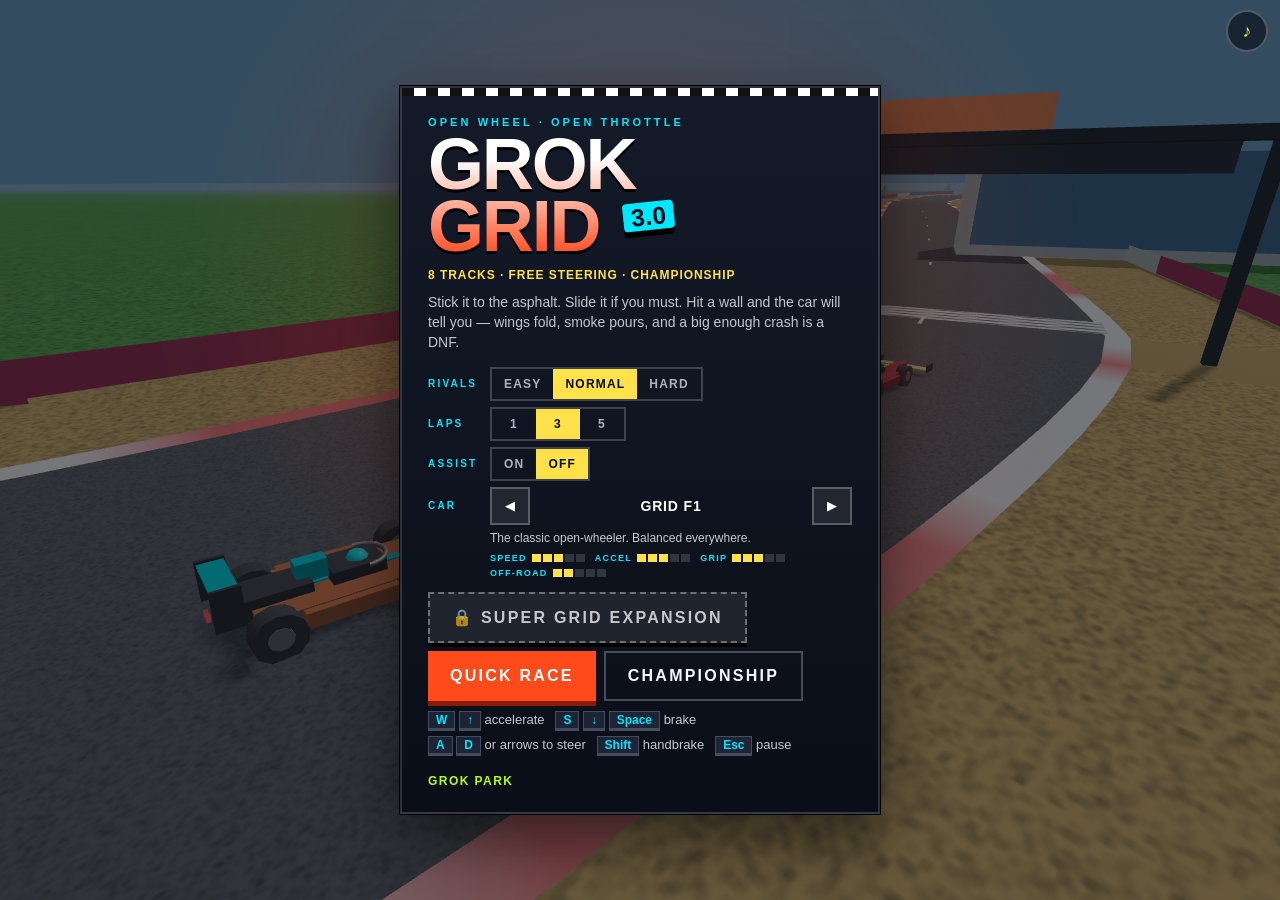
<file: index.html>
<!DOCTYPE html>
<html lang="en">
<head>
  <meta charset="UTF-8" />
  <meta name="viewport" content="width=device-width, initial-scale=1, maximum-scale=1, user-scalable=no, viewport-fit=cover" />
  <meta name="apple-mobile-web-app-capable" content="yes" />
  <meta name="mobile-web-app-capable" content="yes" />
  <meta name="apple-mobile-web-app-status-bar-style" content="black-translucent" />
  <meta name="theme-color" content="#070b14" />
  <title>GROK GRID 3.0</title>
  <link rel="stylesheet" href="style.css?v=40" />
  <link rel="icon" href="data:image/svg+xml,%3Csvg xmlns='http://www.w3.org/2000/svg' viewBox='0 0 64 64'%3E%3Crect width='64' height='64' rx='12' fill='%23070b14'/%3E%3Cpath d='M8 40 L28 16 L36 16 L20 40 Z' fill='%23ff4a1c'/%3E%3Cpath d='M28 40 L48 16 L56 16 L40 40 Z' fill='%2300e8ff'/%3E%3Crect x='8' y='44' width='48' height='8' fill='%23ffe14a'/%3E%3C/svg%3E" />
</head>
<body>
  <canvas id="c"></canvas>
  <canvas id="minimap" width="200" height="160"></canvas>

  <div id="hud" class="hidden">
    <div id="hud-top">
      <div class="hud-block">
        <div class="label">LAP</div>
        <div id="lap">1<span class="dim">/3</span></div>
      </div>
      <div class="hud-block">
        <div class="label">POS</div>
        <div id="pos">P3<span class="dim">/5</span></div>
      </div>
      <div class="hud-block">
        <div class="label">LAP TIME</div>
        <div id="laptime">0:00.000</div>
      </div>
      <div class="hud-block">
        <div class="label">BEST</div>
        <div id="best">—</div>
      </div>
    </div>

    <div id="speedo">
      <div id="speed">0</div>
      <div class="unit">KM/H</div>
      <div id="gear">N</div>
    </div>

    <div id="dmg-wrap">
      <div class="label">DAMAGE</div>
      <div id="dmg-bar"><div id="dmg-fill"></div></div>
      <div id="dmg-txt">CLEAN</div>
    </div>

    <div id="race-time"></div>
    <div id="track-name"></div>
  </div>

  <div id="countdown"></div>
  <div id="lap-flash"></div>
  <div id="impact"></div>

  <button id="mute" type="button" aria-label="Toggle sound" title="Sound">♪</button>

  <div id="touch-ui" class="hidden" aria-hidden="true">
    <div id="steer-zone"></div>
    <div id="steer-pad">
      <div id="steer-stick"></div>
    </div>
    <div id="pedals">
      <button type="button" id="btn-brake">BRAKE</button>
      <button type="button" id="btn-accel">ACCEL</button>
    </div>
  </div>

  <button id="pause" type="button" class="hidden" aria-label="Pause" title="Pause (Esc)">II</button>

  <div id="overlay" class="show">
    <div class="card" id="title-card">
      <div class="stripe" aria-hidden="true"></div>
      <p class="kicker">OPEN WHEEL · OPEN THROTTLE</p>
      <h1>GROK<br>GRID <span class="v2">3.0</span></h1>
      <p class="tag">8 TRACKS · FREE STEERING · CHAMPIONSHIP</p>
      <p class="blurb">Stick it to the asphalt. Slide it if you must. Hit a wall and the car will tell you — wings fold, smoke pours, and a big enough crash is a DNF.</p>
      <div class="opt-row">
        <span class="opt-label">RIVALS</span>
        <div class="seg" id="seg-diff">
          <button type="button" data-v="easy">EASY</button>
          <button type="button" data-v="normal">NORMAL</button>
          <button type="button" data-v="hard">HARD</button>
        </div>
      </div>
      <div class="opt-row">
        <span class="opt-label">LAPS</span>
        <div class="seg" id="seg-laps">
          <button type="button" data-v="1">1</button>
          <button type="button" data-v="3">3</button>
          <button type="button" data-v="5">5</button>
        </div>
      </div>
      <div class="opt-row">
        <span class="opt-label">ASSIST</span>
        <div class="seg" id="seg-assist">
          <button type="button" data-v="true">ON</button>
          <button type="button" data-v="false">OFF</button>
        </div>
      </div>
      <div class="btn-row">
        <button id="play-btn" type="button" class="btn primary">QUICK RACE</button>
        <button id="champ-btn" type="button" class="btn ghost">CHAMPIONSHIP</button>
      </div>
      <ul class="controls">
        <li><kbd>W</kbd> <kbd>↑</kbd> accelerate &nbsp; <kbd>S</kbd> <kbd>↓</kbd> <kbd>Space</kbd> brake</li>
        <li><kbd>A</kbd> <kbd>D</kbd> or arrows to steer &nbsp; <kbd>Shift</kbd> handbrake &nbsp; <kbd>Esc</kbd> pause</li>
        <li class="touch-note"><kbd>Slide a thumb</kbd> anywhere on the left to steer · <kbd>ACCEL</kbd> / <kbd>BRAKE</kbd> right</li>
      </ul>
      <p id="title-best" class="best-line"></p>
    </div>

    <div class="card wide hidden" id="track-card">
      <div class="stripe" aria-hidden="true"></div>
      <p class="kicker">QUICK RACE · <span id="track-opts"></span></p>
      <h3>SELECT TRACK</h3>
      <div id="track-list" class="track-list"></div>
      <p class="track-desc" id="track-desc"></p>
      <div class="btn-row">
        <button id="track-go" type="button" class="btn primary">LIGHTS OUT</button>
        <button id="track-back" type="button" class="btn ghost">BACK</button>
      </div>
    </div>

    <div class="card hidden" id="champ-card">
      <div class="stripe" aria-hidden="true"></div>
      <p class="kicker" id="champ-kicker">GROK GRID CHAMPIONSHIP</p>
      <h3 id="champ-title">ROUND 1 / 6</h3>
      <p class="result" id="champ-msg"></p>
      <table class="standings" id="champ-table"></table>
      <div class="btn-row">
        <button id="champ-go" type="button" class="btn primary">START ROUND</button>
        <button id="champ-quit" type="button" class="btn ghost">QUIT</button>
      </div>
    </div>

    <div class="card hidden" id="pause-card">
      <p class="kicker">PIT WALL</p>
      <h2>PAUSED</h2>
      <div class="btn-row">
        <button id="resume-btn" type="button" class="btn primary">RESUME</button>
        <button id="restart-btn" type="button" class="btn ghost">RESTART</button>
        <button id="pause-menu-btn" type="button" class="btn ghost">RETIRE</button>
      </div>
    </div>

    <div class="card hidden" id="finish-card">
      <p class="kicker" id="finish-kicker">CHEQUERED FLAG</p>
      <h2 id="finish-title">P2</h2>
      <p class="result" id="finish-msg">You brought it home.</p>
      <div class="stats" id="finish-stats"></div>
      <div class="btn-row">
        <button id="retry-btn" type="button" class="btn primary">RETRY</button>
        <button id="finish-menu-btn" type="button" class="btn ghost">MENU</button>
      </div>
    </div>

    <div class="card hidden" id="dnf-card">
      <p class="kicker dnf">TERMINAL DAMAGE</p>
      <h2>DNF</h2>
      <p class="result" id="dnf-msg">The car is done.</p>
      <div class="stats" id="dnf-stats"></div>
      <div class="btn-row">
        <button id="dnf-retry-btn" type="button" class="btn primary">RETRY</button>
        <button id="dnf-menu-btn" type="button" class="btn ghost">MENU</button>
      </div>
    </div>
  </div>

  <script src="three.min.js"></script>
  <script src="tracks.js?v=40"></script>
  <script src="supergrid.js?v=42"></script>
  <script src="sg-scenery.js?v=42"></script>
  <script src="sg-items.js?v=42"></script>
  <script src="sg-hub.js?v=40"></script>
  <script src="sg-ui.js?v=41"></script>
  <script src="game.js?v=40"></script>
  <script src="peerjs.min.js"></script>
  <script src="grok-net.js"></script>
  <script src="grid-online.js?v=40"></script>
</body>
</html>
</file>
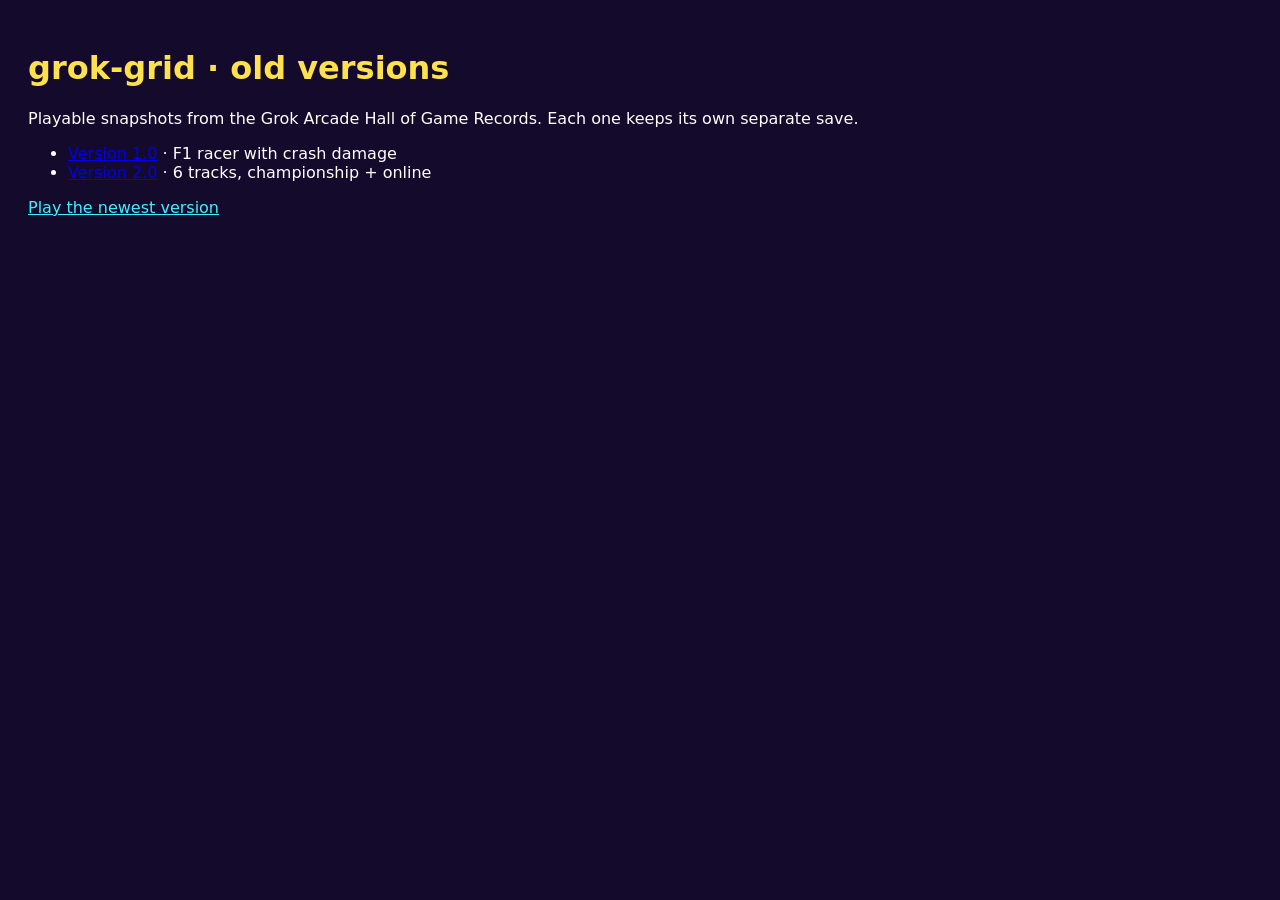
<file: versions/index.html>
<!doctype html><meta charset="utf-8"><meta name="viewport" content="width=device-width,initial-scale=1"><meta name="robots" content="noindex"><title>grok-grid old versions</title><body style="font-family:system-ui;background:#140a2b;color:#fff;padding:20px"><h1 style="color:#ffe14d">grok-grid &middot; old versions</h1><p>Playable snapshots from the Grok Arcade Hall of Game Records. Each one keeps its own separate save.</p><ul><li><a href="v1/">Version 1.0</a> &middot; F1 racer with crash damage</li><li><a href="v2/">Version 2.0</a> &middot; 6 tracks, championship + online</li></ul><p><a style="color:#3ff0ff" href="../">Play the newest version</a></p>
</file>
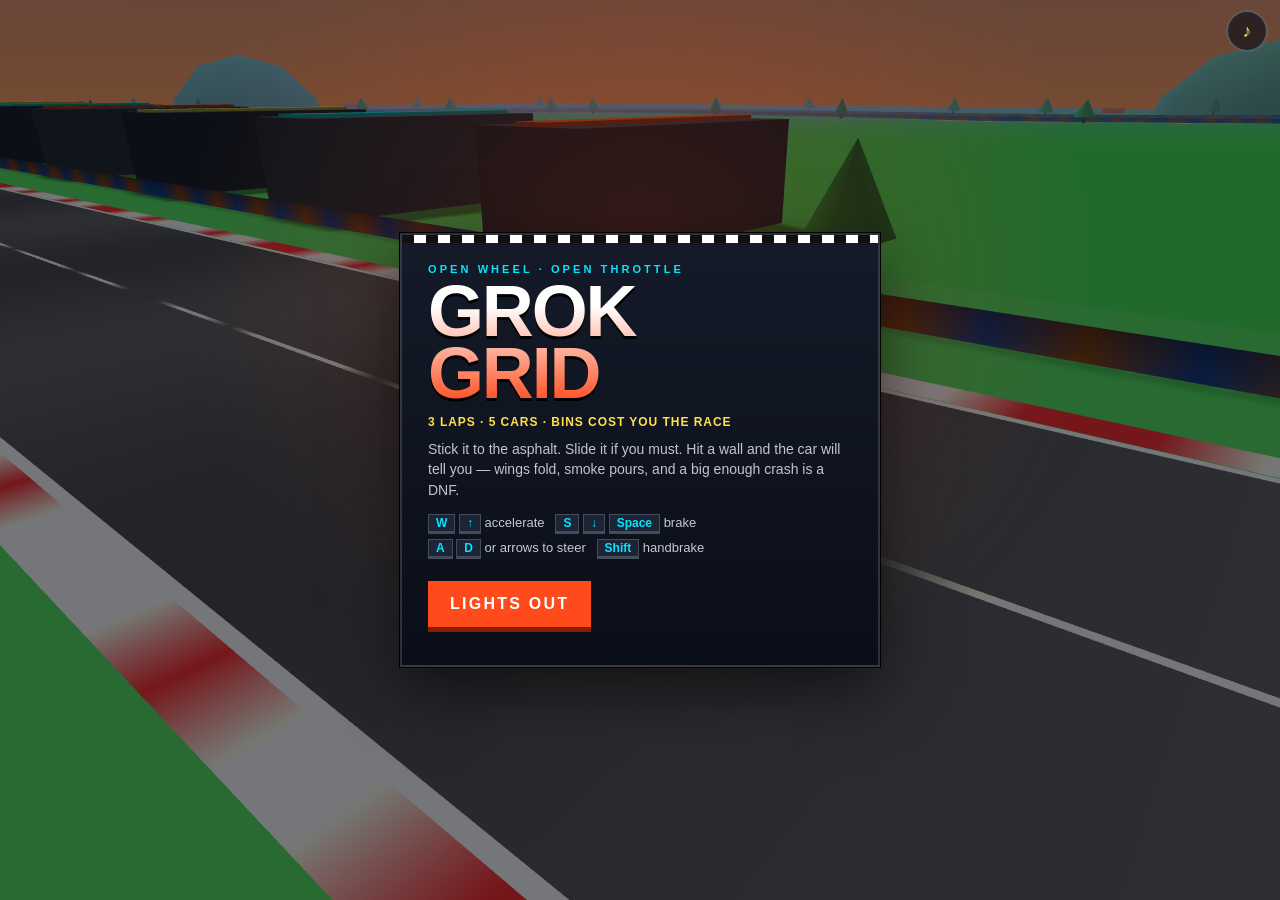
<file: versions/v1/index.html>
<!DOCTYPE html>
<html lang="en">
<head>
<script>/* Grok Arcade Hall of Game Records: archived old version 1.0 of grok-grid. Saves are kept separate from the newest version. */
(function(){var P='grokOldVersion.grok-grid.v1:';try{var S=Storage.prototype,g=S.getItem,s=S.setItem,r=S.removeItem;function L(t){try{return t===window.localStorage;}catch(e){return false;}}
S.getItem=function(k){return g.call(this,L(this)?P+k:k);};S.setItem=function(k,v){return s.call(this,L(this)?P+k:k,v);};S.removeItem=function(k){return r.call(this,L(this)?P+k:k);};}catch(e){}
window.GROK_OLD_VERSION={repo:'grok-grid',label:'v1',ver:'1.0',prefix:P};
function badge(){try{var d=document.createElement('div');d.id='grokOldVerBadge';d.setAttribute('style','position:fixed;left:50%;top:6px;transform:translateX(-50%);z-index:2147483647;background:rgba(20,10,43,.92);color:#ffe14d;font:bold 12px/1.3 system-ui,sans-serif;padding:6px 12px;border-radius:14px;border:2px solid #ff4fd8;box-shadow:0 2px 10px rgba(0,0,0,.4);pointer-events:none;transition:opacity .8s;text-align:center;max-width:90vw');d.textContent='\uD83D\uDCFC OLD VERSION 1.0 \u00b7 from the Hall of Game Records \u00b7 separate save';document.body.appendChild(d);setTimeout(function(){d.style.opacity='0';},6000);setTimeout(function(){if(d.parentNode)d.parentNode.removeChild(d);},7000);}catch(e){}}
if(document.readyState==='loading')document.addEventListener('DOMContentLoaded',badge);else badge();})();</script>
<meta name="robots" content="noindex">

  <meta charset="UTF-8" />
  <meta name="viewport" content="width=device-width, initial-scale=1, maximum-scale=1, user-scalable=no, viewport-fit=cover" />
  <meta name="apple-mobile-web-app-capable" content="yes" />
  <meta name="mobile-web-app-capable" content="yes" />
  <meta name="apple-mobile-web-app-status-bar-style" content="black-translucent" />
  <meta name="theme-color" content="#070b14" />
  <title>GROK GRID</title>
  <link rel="stylesheet" href="style.css" />
  <link rel="icon" href="data:image/svg+xml,%3Csvg xmlns='http://www.w3.org/2000/svg' viewBox='0 0 64 64'%3E%3Crect width='64' height='64' rx='12' fill='%23070b14'/%3E%3Cpath d='M8 40 L28 16 L36 16 L20 40 Z' fill='%23ff4a1c'/%3E%3Cpath d='M28 40 L48 16 L56 16 L40 40 Z' fill='%2300e8ff'/%3E%3Crect x='8' y='44' width='48' height='8' fill='%23ffe14a'/%3E%3C/svg%3E" />
</head>
<body>
  <canvas id="c"></canvas>
  <canvas id="minimap" width="200" height="160"></canvas>

  <div id="hud" class="hidden">
    <div id="hud-top">
      <div class="hud-block">
        <div class="label">LAP</div>
        <div id="lap">1<span class="dim">/3</span></div>
      </div>
      <div class="hud-block">
        <div class="label">POS</div>
        <div id="pos">P3<span class="dim">/5</span></div>
      </div>
      <div class="hud-block">
        <div class="label">LAP TIME</div>
        <div id="laptime">0:00.000</div>
      </div>
      <div class="hud-block">
        <div class="label">BEST</div>
        <div id="best">—</div>
      </div>
    </div>

    <div id="speedo">
      <div id="speed">0</div>
      <div class="unit">KM/H</div>
      <div id="gear">N</div>
    </div>

    <div id="dmg-wrap">
      <div class="label">DAMAGE</div>
      <div id="dmg-bar"><div id="dmg-fill"></div></div>
      <div id="dmg-txt">CLEAN</div>
    </div>

    <div id="race-time"></div>
  </div>

  <div id="countdown"></div>
  <div id="lap-flash"></div>
  <div id="impact"></div>

  <button id="mute" type="button" aria-label="Toggle sound" title="Sound">♪</button>

  <div id="touch-ui" class="hidden" aria-hidden="true">
    <div id="steer-pad">
      <div id="steer-stick"></div>
    </div>
    <div id="pedals">
      <button type="button" id="btn-brake">BRAKE</button>
      <button type="button" id="btn-accel">ACCEL</button>
    </div>
  </div>

  <div id="overlay" class="show">
    <div class="card" id="title-card">
      <div class="stripe" aria-hidden="true"></div>
      <p class="kicker">OPEN WHEEL · OPEN THROTTLE</p>
      <h1>GROK<br>GRID</h1>
      <p class="tag">3 LAPS · 5 CARS · BINS COST YOU THE RACE</p>
      <p class="blurb">Stick it to the asphalt. Slide it if you must. Hit a wall and the car will tell you — wings fold, smoke pours, and a big enough crash is a DNF.</p>
      <ul class="controls">
        <li><kbd>W</kbd> <kbd>↑</kbd> accelerate &nbsp; <kbd>S</kbd> <kbd>↓</kbd> <kbd>Space</kbd> brake</li>
        <li><kbd>A</kbd> <kbd>D</kbd> or arrows to steer &nbsp; <kbd>Shift</kbd> handbrake</li>
        <li class="touch-note"><kbd>Steer pad</kbd> left · <kbd>ACCEL</kbd> / <kbd>BRAKE</kbd> right</li>
      </ul>
      <button id="play-btn" type="button" class="btn primary">LIGHTS OUT</button>
      <p id="title-best" class="best-line"></p>
    </div>

    <div class="card hidden" id="finish-card">
      <p class="kicker" id="finish-kicker">CHEQUERED FLAG</p>
      <h2 id="finish-title">P2</h2>
      <p class="result" id="finish-msg">You brought it home.</p>
      <div class="stats" id="finish-stats"></div>
      <button id="retry-btn" type="button" class="btn primary">RETRY</button>
      <button id="finish-menu-btn" type="button" class="btn ghost">TITLE</button>
    </div>

    <div class="card hidden" id="dnf-card">
      <p class="kicker dnf">TERMINAL DAMAGE</p>
      <h2>DNF</h2>
      <p class="result" id="dnf-msg">The car is done.</p>
      <div class="stats" id="dnf-stats"></div>
      <button id="dnf-retry-btn" type="button" class="btn primary">RETRY</button>
      <button id="dnf-menu-btn" type="button" class="btn ghost">TITLE</button>
    </div>
  </div>

  <script src="three.min.js"></script>
  <script src="game.js"></script>
</body>
</html>
</file>
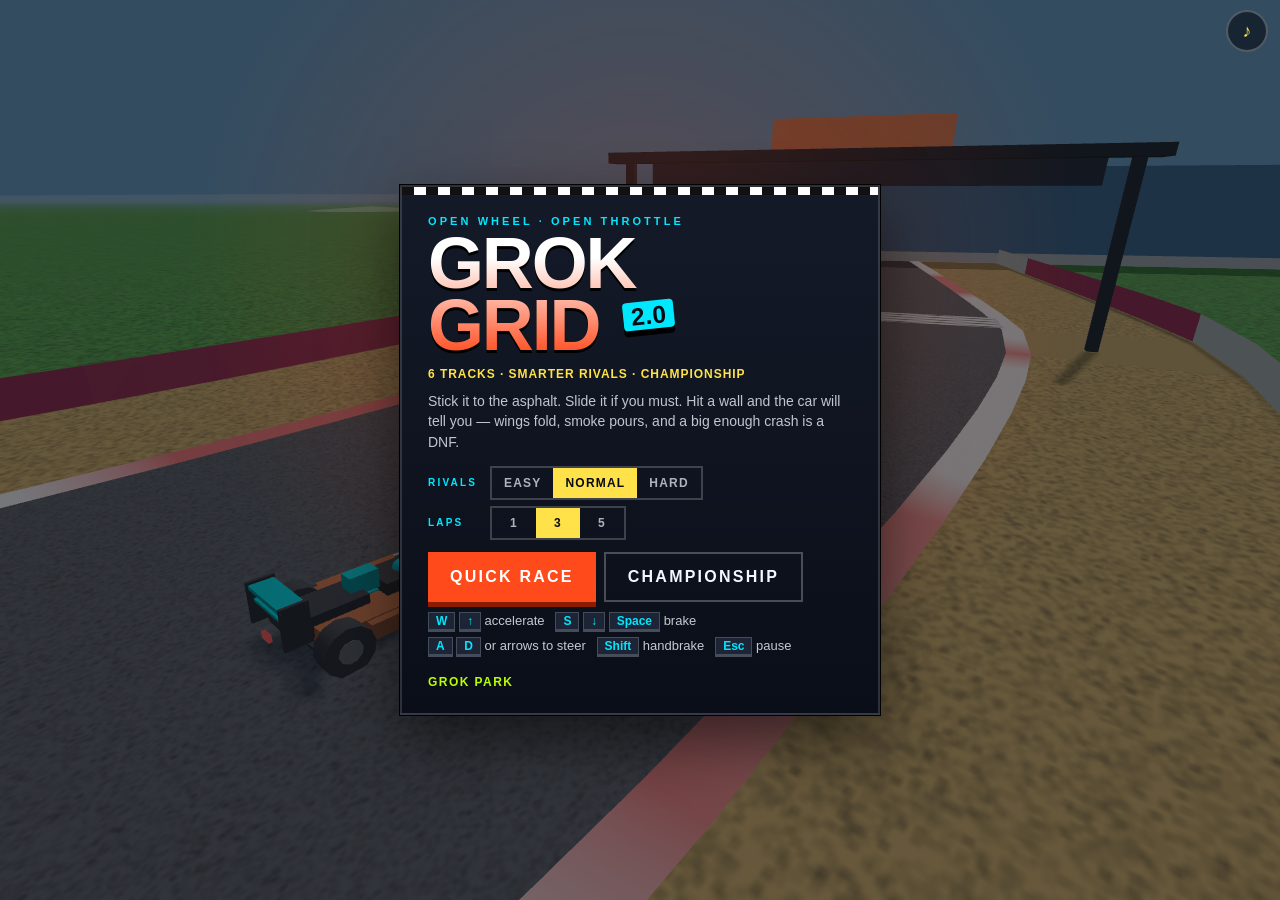
<file: versions/v2/index.html>
<!DOCTYPE html>
<html lang="en">
<head>
<script>/* Grok Arcade Hall of Game Records: archived old version 2.0 of grok-grid. Saves are kept separate from the newest version. */
(function(){var P='grokOldVersion.grok-grid.v2:';try{var S=Storage.prototype,g=S.getItem,s=S.setItem,r=S.removeItem;function L(t){try{return t===window.localStorage;}catch(e){return false;}}
S.getItem=function(k){return g.call(this,L(this)?P+k:k);};S.setItem=function(k,v){return s.call(this,L(this)?P+k:k,v);};S.removeItem=function(k){return r.call(this,L(this)?P+k:k);};}catch(e){}
window.GROK_OLD_VERSION={repo:'grok-grid',label:'v2',ver:'2.0',prefix:P};
function badge(){try{var d=document.createElement('div');d.id='grokOldVerBadge';d.setAttribute('style','position:fixed;left:50%;top:6px;transform:translateX(-50%);z-index:2147483647;background:rgba(20,10,43,.92);color:#ffe14d;font:bold 12px/1.3 system-ui,sans-serif;padding:6px 12px;border-radius:14px;border:2px solid #ff4fd8;box-shadow:0 2px 10px rgba(0,0,0,.4);pointer-events:none;transition:opacity .8s;text-align:center;max-width:90vw');d.textContent='\uD83D\uDCFC OLD VERSION 2.0 \u00b7 from the Hall of Game Records \u00b7 separate save';document.body.appendChild(d);setTimeout(function(){d.style.opacity='0';},6000);setTimeout(function(){if(d.parentNode)d.parentNode.removeChild(d);},7000);}catch(e){}}
if(document.readyState==='loading')document.addEventListener('DOMContentLoaded',badge);else badge();})();</script>
<meta name="robots" content="noindex">

  <meta charset="UTF-8" />
  <meta name="viewport" content="width=device-width, initial-scale=1, maximum-scale=1, user-scalable=no, viewport-fit=cover" />
  <meta name="apple-mobile-web-app-capable" content="yes" />
  <meta name="mobile-web-app-capable" content="yes" />
  <meta name="apple-mobile-web-app-status-bar-style" content="black-translucent" />
  <meta name="theme-color" content="#070b14" />
  <title>GROK GRID 2.0</title>
  <link rel="stylesheet" href="style.css" />
  <link rel="icon" href="data:image/svg+xml,%3Csvg xmlns='http://www.w3.org/2000/svg' viewBox='0 0 64 64'%3E%3Crect width='64' height='64' rx='12' fill='%23070b14'/%3E%3Cpath d='M8 40 L28 16 L36 16 L20 40 Z' fill='%23ff4a1c'/%3E%3Cpath d='M28 40 L48 16 L56 16 L40 40 Z' fill='%2300e8ff'/%3E%3Crect x='8' y='44' width='48' height='8' fill='%23ffe14a'/%3E%3C/svg%3E" />
</head>
<body>
  <canvas id="c"></canvas>
  <canvas id="minimap" width="200" height="160"></canvas>

  <div id="hud" class="hidden">
    <div id="hud-top">
      <div class="hud-block">
        <div class="label">LAP</div>
        <div id="lap">1<span class="dim">/3</span></div>
      </div>
      <div class="hud-block">
        <div class="label">POS</div>
        <div id="pos">P3<span class="dim">/5</span></div>
      </div>
      <div class="hud-block">
        <div class="label">LAP TIME</div>
        <div id="laptime">0:00.000</div>
      </div>
      <div class="hud-block">
        <div class="label">BEST</div>
        <div id="best">—</div>
      </div>
    </div>

    <div id="speedo">
      <div id="speed">0</div>
      <div class="unit">KM/H</div>
      <div id="gear">N</div>
    </div>

    <div id="dmg-wrap">
      <div class="label">DAMAGE</div>
      <div id="dmg-bar"><div id="dmg-fill"></div></div>
      <div id="dmg-txt">CLEAN</div>
    </div>

    <div id="race-time"></div>
    <div id="track-name"></div>
  </div>

  <div id="countdown"></div>
  <div id="lap-flash"></div>
  <div id="impact"></div>

  <button id="mute" type="button" aria-label="Toggle sound" title="Sound">♪</button>

  <div id="touch-ui" class="hidden" aria-hidden="true">
    <div id="steer-pad">
      <div id="steer-stick"></div>
    </div>
    <div id="pedals">
      <button type="button" id="btn-brake">BRAKE</button>
      <button type="button" id="btn-accel">ACCEL</button>
    </div>
  </div>

  <button id="pause" type="button" class="hidden" aria-label="Pause" title="Pause (Esc)">II</button>

  <div id="overlay" class="show">
    <div class="card" id="title-card">
      <div class="stripe" aria-hidden="true"></div>
      <p class="kicker">OPEN WHEEL · OPEN THROTTLE</p>
      <h1>GROK<br>GRID <span class="v2">2.0</span></h1>
      <p class="tag">6 TRACKS · SMARTER RIVALS · CHAMPIONSHIP</p>
      <p class="blurb">Stick it to the asphalt. Slide it if you must. Hit a wall and the car will tell you — wings fold, smoke pours, and a big enough crash is a DNF.</p>
      <div class="opt-row">
        <span class="opt-label">RIVALS</span>
        <div class="seg" id="seg-diff">
          <button type="button" data-v="easy">EASY</button>
          <button type="button" data-v="normal">NORMAL</button>
          <button type="button" data-v="hard">HARD</button>
        </div>
      </div>
      <div class="opt-row">
        <span class="opt-label">LAPS</span>
        <div class="seg" id="seg-laps">
          <button type="button" data-v="1">1</button>
          <button type="button" data-v="3">3</button>
          <button type="button" data-v="5">5</button>
        </div>
      </div>
      <div class="btn-row">
        <button id="play-btn" type="button" class="btn primary">QUICK RACE</button>
        <button id="champ-btn" type="button" class="btn ghost">CHAMPIONSHIP</button>
      </div>
      <ul class="controls">
        <li><kbd>W</kbd> <kbd>↑</kbd> accelerate &nbsp; <kbd>S</kbd> <kbd>↓</kbd> <kbd>Space</kbd> brake</li>
        <li><kbd>A</kbd> <kbd>D</kbd> or arrows to steer &nbsp; <kbd>Shift</kbd> handbrake &nbsp; <kbd>Esc</kbd> pause</li>
        <li class="touch-note"><kbd>Steer pad</kbd> left · <kbd>ACCEL</kbd> / <kbd>BRAKE</kbd> right</li>
      </ul>
      <p id="title-best" class="best-line"></p>
    </div>

    <div class="card wide hidden" id="track-card">
      <div class="stripe" aria-hidden="true"></div>
      <p class="kicker">QUICK RACE · <span id="track-opts"></span></p>
      <h3>SELECT TRACK</h3>
      <div id="track-list" class="track-list"></div>
      <p class="track-desc" id="track-desc"></p>
      <div class="btn-row">
        <button id="track-go" type="button" class="btn primary">LIGHTS OUT</button>
        <button id="track-back" type="button" class="btn ghost">BACK</button>
      </div>
    </div>

    <div class="card hidden" id="champ-card">
      <div class="stripe" aria-hidden="true"></div>
      <p class="kicker" id="champ-kicker">GROK GRID CHAMPIONSHIP</p>
      <h3 id="champ-title">ROUND 1 / 6</h3>
      <p class="result" id="champ-msg"></p>
      <table class="standings" id="champ-table"></table>
      <div class="btn-row">
        <button id="champ-go" type="button" class="btn primary">START ROUND</button>
        <button id="champ-quit" type="button" class="btn ghost">QUIT</button>
      </div>
    </div>

    <div class="card hidden" id="pause-card">
      <p class="kicker">PIT WALL</p>
      <h2>PAUSED</h2>
      <div class="btn-row">
        <button id="resume-btn" type="button" class="btn primary">RESUME</button>
        <button id="restart-btn" type="button" class="btn ghost">RESTART</button>
        <button id="pause-menu-btn" type="button" class="btn ghost">RETIRE</button>
      </div>
    </div>

    <div class="card hidden" id="finish-card">
      <p class="kicker" id="finish-kicker">CHEQUERED FLAG</p>
      <h2 id="finish-title">P2</h2>
      <p class="result" id="finish-msg">You brought it home.</p>
      <div class="stats" id="finish-stats"></div>
      <div class="btn-row">
        <button id="retry-btn" type="button" class="btn primary">RETRY</button>
        <button id="finish-menu-btn" type="button" class="btn ghost">MENU</button>
      </div>
    </div>

    <div class="card hidden" id="dnf-card">
      <p class="kicker dnf">TERMINAL DAMAGE</p>
      <h2>DNF</h2>
      <p class="result" id="dnf-msg">The car is done.</p>
      <div class="stats" id="dnf-stats"></div>
      <div class="btn-row">
        <button id="dnf-retry-btn" type="button" class="btn primary">RETRY</button>
        <button id="dnf-menu-btn" type="button" class="btn ghost">MENU</button>
      </div>
    </div>
  </div>

  <script src="three.min.js"></script>
  <script src="tracks.js"></script>
  <script src="game.js"></script>
  <script src="peerjs.min.js"></script>
  <script src="grok-net.js"></script>
  <script src="grid-online.js"></script>
</body>
</html>
</file>
<file: style.css>
:root {
  --ink: #070b14;
  --paper: #f4f7ff;
  --orange: #ff4a1c;
  --cyan: #00e8ff;
  --gold: #ffe14a;
  --lime: #b8ff00;
  --pink: #ff2d6a;
  --glass: rgba(7, 12, 22, 0.62);
  --safe-t: env(safe-area-inset-top, 0px);
  --safe-b: env(safe-area-inset-bottom, 0px);
  --safe-l: env(safe-area-inset-left, 0px);
  --safe-r: env(safe-area-inset-right, 0px);
}

* { box-sizing: border-box; margin: 0; padding: 0; }

html, body {
  width: 100%;
  height: 100%;
  overflow: hidden;
  background: var(--ink);
  color: var(--paper);
  font-family: "Trebuchet MS", "Arial Black", Impact, "Segoe UI", sans-serif;
  touch-action: none;
  user-select: none;
  -webkit-user-select: none;
  -webkit-tap-highlight-color: transparent;
}

canvas#c {
  display: block;
  width: 100%;
  height: 100%;
  position: fixed;
  inset: 0;
}

#minimap {
  position: fixed;
  top: calc(72px + var(--safe-t));
  right: calc(14px + var(--safe-r));
  width: 132px;
  height: 108px;
  border-radius: 10px;
  background: rgba(6, 10, 18, 0.72);
  border: 2px solid rgba(0, 232, 255, 0.35);
  box-shadow: 0 8px 24px rgba(0,0,0,.45), inset 0 0 0 1px rgba(255,255,255,.06);
  z-index: 6;
  pointer-events: none;
  display: none;
}
#hud:not(.hidden) ~ #minimap,
body.racing #minimap { display: block; }

#hud {
  position: fixed;
  inset: 0;
  pointer-events: none;
  z-index: 5;
}
#hud.hidden { display: none; }

#hud-top {
  display: flex;
  gap: 10px;
  padding: calc(12px + var(--safe-t)) 14px 0 calc(14px + var(--safe-l));
  padding-right: calc(160px + var(--safe-r));
  flex-wrap: wrap;
}

.hud-block {
  background: var(--glass);
  border: 1px solid rgba(255,255,255,.12);
  border-bottom: 3px solid var(--cyan);
  padding: 6px 12px 7px;
  min-width: 78px;
  backdrop-filter: blur(8px);
  box-shadow: 0 6px 18px rgba(0,0,0,.35);
}
.hud-block:nth-child(2) { border-bottom-color: var(--gold); }
.hud-block:nth-child(3) { border-bottom-color: var(--orange); }
.hud-block:nth-child(4) { border-bottom-color: var(--lime); }

.label {
  font-size: 10px;
  letter-spacing: 0.22em;
  color: var(--cyan);
  font-weight: 800;
}
.hud-block .label { margin-bottom: 1px; }

#lap, #pos, #laptime, #best {
  font-size: 22px;
  font-weight: 900;
  line-height: 1.1;
  font-variant-numeric: tabular-nums;
}
.dim { color: rgba(244,247,255,.45); font-size: 0.72em; }

#speedo {
  position: absolute;
  right: calc(16px + var(--safe-r));
  bottom: calc(28px + var(--safe-b));
  text-align: right;
  text-shadow: 0 3px 0 #000, 0 0 18px rgba(0,232,255,.45);
}
body.touch #speedo { bottom: calc(168px + var(--safe-b)); right: calc(18px + var(--safe-r)); }

#speed {
  font-size: 64px;
  font-weight: 900;
  line-height: 0.85;
  color: #fff;
  letter-spacing: -0.04em;
}
#speedo .unit {
  font-size: 11px;
  letter-spacing: 0.28em;
  color: var(--gold);
  font-weight: 800;
}
#gear {
  margin-top: 4px;
  display: inline-block;
  background: var(--orange);
  color: #fff;
  font-weight: 900;
  font-size: 14px;
  padding: 2px 8px;
  letter-spacing: 0.08em;
}

#dmg-wrap {
  position: absolute;
  left: calc(16px + var(--safe-l));
  bottom: calc(28px + var(--safe-b));
  width: min(280px, 48vw);
}
body.touch #dmg-wrap { bottom: calc(168px + var(--safe-b)); }

#dmg-bar {
  height: 14px;
  background: #12161f;
  border: 2px solid #fff;
  box-shadow: 0 3px 0 #000;
  overflow: hidden;
  margin: 4px 0;
}
#dmg-fill {
  height: 100%;
  width: 0%;
  background: linear-gradient(90deg, var(--lime), var(--gold) 45%, var(--orange) 75%, var(--pink));
  transform-origin: left;
  transition: width 0.12s linear;
}
#dmg-txt {
  font-size: 12px;
  letter-spacing: 0.18em;
  font-weight: 800;
  color: var(--lime);
}

#race-time {
  position: absolute;
  top: calc(12px + var(--safe-t));
  left: 50%;
  transform: translateX(-50%);
  font-weight: 900;
  letter-spacing: 0.12em;
  font-size: 13px;
  color: rgba(244,247,255,.7);
  text-shadow: 0 2px 0 #000;
  display: none;
}

#countdown {
  position: fixed;
  inset: 0;
  display: flex;
  align-items: center;
  justify-content: center;
  font-size: min(28vw, 180px);
  font-weight: 900;
  color: #fff;
  text-shadow: 0 8px 0 #000, 0 0 40px var(--orange);
  pointer-events: none;
  z-index: 8;
  opacity: 0;
  transform: scale(0.7);
  transition: opacity 0.12s, transform 0.12s;
}
#countdown.show { opacity: 1; transform: scale(1); }
#countdown.go { color: var(--lime); text-shadow: 0 8px 0 #000, 0 0 40px var(--lime); }

#lap-flash {
  position: fixed;
  top: 28%;
  left: 50%;
  transform: translate(-50%, -20px);
  font-size: 28px;
  font-weight: 900;
  letter-spacing: 0.16em;
  color: var(--gold);
  text-shadow: 0 4px 0 #000;
  pointer-events: none;
  z-index: 8;
  opacity: 0;
  transition: opacity 0.3s, transform 0.3s;
}
#lap-flash.show { opacity: 1; transform: translate(-50%, 0); }

#impact {
  position: fixed;
  inset: 0;
  pointer-events: none;
  z-index: 4;
  background: radial-gradient(ellipse at center, transparent 40%, rgba(255, 30, 40, 0.55) 100%);
  opacity: 0;
}

#mute {
  position: fixed;
  top: calc(10px + var(--safe-t));
  right: calc(12px + var(--safe-r));
  z-index: 12;
  width: 42px;
  height: 42px;
  border-radius: 50%;
  border: 2px solid rgba(255,255,255,.25);
  background: var(--glass);
  color: var(--gold);
  font-size: 18px;
  cursor: pointer;
  pointer-events: auto;
}
#mute.off { color: #667; }

#touch-ui {
  position: fixed;
  inset: 0;
  z-index: 7;
  pointer-events: none;
}
#touch-ui.hidden { display: none; }

#steer-zone {
  pointer-events: auto;
  position: absolute;
  left: 0;
  bottom: 0;
  width: 46%;
  top: calc(64px + var(--safe-t));
  touch-action: none;
}
#steer-pad {
  pointer-events: none;
  transition: opacity .15s;
  position: absolute;
  left: calc(18px + var(--safe-l));
  bottom: calc(22px + var(--safe-b));
  width: 130px;
  height: 130px;
  border-radius: 50%;
  background: rgba(8,12,22,0.45);
  border: 3px solid rgba(0,232,255,.45);
  box-shadow: inset 0 0 24px rgba(0,232,255,.12);
}
#steer-pad.active { border-color: rgba(0,232,255,.85); background: rgba(8,12,22,0.55); }
#steer-pad::before, #steer-pad::after {
  content: '\25C0';
  position: absolute;
  top: 50%;
  left: 10px;
  transform: translateY(-50%);
  color: rgba(0,232,255,.55);
  font-size: 14px;
}
#steer-pad::after { content: '\25B6'; left: auto; right: 10px; }
#steer-stick {
  position: absolute;
  left: 50%;
  top: 50%;
  width: 54px;
  height: 54px;
  margin: -27px 0 0 -27px;
  border-radius: 50%;
  background: radial-gradient(circle at 35% 30%, #fff, var(--cyan) 45%, #087);
  box-shadow: 0 4px 0 #044, 0 8px 16px rgba(0,0,0,.4);
}

#pedals {
  pointer-events: auto;
  position: absolute;
  right: calc(16px + var(--safe-r));
  bottom: calc(22px + var(--safe-b));
  display: flex;
  gap: 10px;
  align-items: flex-end;
}
#btn-brake, #btn-accel {
  border: 3px solid #fff;
  color: #fff;
  font-weight: 900;
  letter-spacing: 0.12em;
  font-family: inherit;
  box-shadow: 0 5px 0 #000;
}
#btn-brake {
  width: 86px;
  height: 86px;
  background: #c4122f;
  font-size: 13px;
}
#btn-accel {
  width: 108px;
  height: 108px;
  background: #128a3c;
  font-size: 15px;
}
#btn-brake:active, #btn-accel:active { transform: translateY(3px); box-shadow: 0 2px 0 #000; }

#overlay {
  position: fixed;
  inset: 0;
  z-index: 10;
  display: none;
  align-items: center;
  justify-content: center;
  background: radial-gradient(ellipse at 50% 30%, rgba(255,74,28,.18), transparent 50%),
              rgba(4, 6, 12, 0.55);
  padding: calc(20px + var(--safe-t)) calc(16px + var(--safe-r)) calc(20px + var(--safe-b)) calc(16px + var(--safe-l));
}
#overlay.show { display: flex; }

.card {
  width: min(480px, 100%);
  background: linear-gradient(180deg, #141a28, #0a0e18);
  border: 2px solid rgba(255,255,255,.14);
  box-shadow: 0 24px 60px rgba(0,0,0,.55), 0 0 0 1px #000;
  padding: 28px 26px 24px;
  position: relative;
  overflow: hidden;
}
.card.hidden { display: none; }
.card .stripe {
  position: absolute;
  top: 0; left: 0; right: 0; height: 8px;
  background: repeating-linear-gradient(90deg, #111 0 12px, #fff 12px 24px);
}
.kicker {
  font-size: 11px;
  letter-spacing: 0.28em;
  color: var(--cyan);
  font-weight: 800;
  margin-bottom: 6px;
}
.kicker.dnf { color: var(--pink); }
h1 {
  font-size: clamp(42px, 12vw, 72px);
  line-height: 0.86;
  letter-spacing: -0.03em;
  font-weight: 900;
  margin: 4px 0 10px;
  background: linear-gradient(180deg, #fff 20%, var(--orange));
  -webkit-background-clip: text;
  background-clip: text;
  color: transparent;
  filter: drop-shadow(0 3px 0 #000);
}
h2 {
  font-size: clamp(36px, 10vw, 64px);
  font-weight: 900;
  line-height: 0.9;
  color: var(--gold);
  text-shadow: 0 4px 0 #000;
  margin: 4px 0 8px;
}
#dnf-card h2 { color: var(--pink); }
.tag {
  color: var(--gold);
  font-weight: 800;
  letter-spacing: 0.08em;
  font-size: 12px;
  margin-bottom: 10px;
}
.blurb {
  color: rgba(244,247,255,.78);
  font-size: 14px;
  line-height: 1.45;
  margin-bottom: 14px;
}
.controls {
  list-style: none;
  margin: 0 0 18px;
  font-size: 13px;
  color: rgba(244,247,255,.8);
}
.controls li { margin: 5px 0; }
.controls .touch-note { display: none; }
body.touch .controls .touch-note { display: list-item; }
kbd {
  display: inline-block;
  background: #1c2436;
  border: 1px solid rgba(255,255,255,.18);
  border-bottom-width: 3px;
  padding: 1px 7px;
  font-family: inherit;
  font-weight: 800;
  font-size: 12px;
  color: var(--cyan);
}
.btn {
  display: inline-block;
  border: 0;
  cursor: pointer;
  font-family: inherit;
  font-weight: 900;
  letter-spacing: 0.14em;
  font-size: 16px;
  padding: 14px 22px;
  margin: 4px 8px 0 0;
}
.btn.primary {
  background: var(--orange);
  color: #fff;
  box-shadow: 0 5px 0 #8a1c00;
}
.btn.primary:hover { filter: brightness(1.08); }
.btn.primary:active { transform: translateY(3px); box-shadow: 0 2px 0 #8a1c00; }
.btn.ghost {
  background: transparent;
  color: var(--paper);
  border: 2px solid rgba(255,255,255,.25);
}
.best-line {
  margin-top: 14px;
  font-size: 12px;
  letter-spacing: 0.12em;
  color: var(--lime);
  font-weight: 800;
}
.stats {
  display: grid;
  grid-template-columns: 1fr 1fr;
  gap: 8px 14px;
  margin: 12px 0 18px;
  font-weight: 800;
}
.stats div {
  background: rgba(255,255,255,.04);
  padding: 8px 10px;
  border-left: 3px solid var(--cyan);
}
.stats span.label {
  display: block;
  font-size: 10px;
  color: var(--cyan);
  margin-bottom: 2px;
}
.result { color: rgba(244,247,255,.85); margin-bottom: 6px; }

@media (max-width: 640px) {
  #lap, #pos, #laptime, #best { font-size: 18px; }
  #speed { font-size: 48px; }
  #hud-top { padding-right: calc(14px + var(--safe-r)); }
  #minimap {
    top: auto;
    bottom: calc(168px + var(--safe-b));
    right: calc(14px + var(--safe-r));
    width: 100px;
    height: 82px;
  }
  body.touch #speedo { right: calc(16px + var(--safe-r)); }
}

/* ---------- 2.0 additions ---------- */
#overlay { overflow-y: auto; -webkit-overflow-scrolling: touch; touch-action: pan-y; }
#overlay.show { align-items: safe center; }
.card { margin: auto; }
.card.wide { width: min(860px, 100%); }
.v2 {
  display: inline-block;
  vertical-align: top;
  font-size: 0.34em;
  letter-spacing: 0.02em;
  padding: 4px 8px 3px;
  margin: 0.25em 0 0 6px;
  background: var(--cyan);
  color: var(--ink);
  -webkit-text-fill-color: var(--ink);
  border-radius: 4px;
  transform: rotate(-6deg);
  box-shadow: 0 3px 0 #000;
}
h3 {
  font-size: 26px;
  font-weight: 900;
  letter-spacing: 0.04em;
  color: #fff;
  text-shadow: 0 3px 0 #000;
  margin: 2px 0 10px;
}
.opt-row { display: flex; align-items: center; gap: 10px; margin: 6px 0; }
.opt-label { font-size: 10px; letter-spacing: 0.22em; color: var(--cyan); font-weight: 800; width: 52px; }
.seg { display: inline-flex; border: 2px solid rgba(255,255,255,.2); }
.seg button {
  font-family: inherit; font-weight: 900; font-size: 12px; letter-spacing: 0.1em;
  background: transparent; color: rgba(244,247,255,.7); border: 0; padding: 8px 12px; min-width: 44px; cursor: pointer;
}
.seg button.on { background: var(--gold); color: var(--ink); }
.btn-row { display: flex; flex-wrap: wrap; gap: 8px; margin: 12px 0 10px; }
.btn-row .btn { margin: 0; }
.track-list {
  display: flex; gap: 10px; overflow-x: auto; padding: 4px 2px 10px;
  scroll-snap-type: x mandatory; -webkit-overflow-scrolling: touch; touch-action: pan-x;
}
.track-tile {
  flex: 0 0 150px; scroll-snap-align: start; text-align: left; cursor: pointer;
  background: rgba(255,255,255,.04); border: 2px solid rgba(255,255,255,.12);
  color: var(--paper); font-family: inherit; padding: 6px 6px 8px;
}
.track-tile.on { border-color: var(--gold); background: rgba(255,225,74,.08); box-shadow: 0 0 0 2px rgba(255,225,74,.25); }
.track-tile canvas { display: block; width: 136px; height: 84px; border-radius: 4px; }
.track-tile .tn { font-weight: 900; font-size: 13px; letter-spacing: 0.04em; margin-top: 5px; }
.track-tile .tt { font-size: 10px; letter-spacing: 0.18em; color: var(--cyan); font-weight: 800; }
.track-tile .tb { font-size: 10px; color: var(--lime); font-weight: 800; margin-top: 2px; min-height: 12px; }
.track-desc { color: rgba(244,247,255,.78); font-size: 13px; min-height: 18px; }
.standings { width: 100%; border-collapse: collapse; margin: 6px 0 8px; font-weight: 800; font-size: 14px; }
.standings td { padding: 5px 6px; border-bottom: 1px solid rgba(255,255,255,.08); }
.standings tr.me td { color: var(--cyan); }
.standings td.pts { text-align: right; color: var(--gold); }
.standings td.dot span { display: inline-block; width: 10px; height: 10px; border-radius: 50%; }
#pause {
  position: fixed; top: calc(10px + var(--safe-t)); right: calc(62px + var(--safe-r)); z-index: 12;
  width: 42px; height: 42px; border-radius: 50%; border: 2px solid rgba(255,255,255,.25);
  background: var(--glass); color: #fff; font-weight: 900; font-size: 14px; cursor: pointer;
}
#pause.hidden { display: none; }
#hud-top { padding-right: calc(170px + var(--safe-r)); }
#track-name {
  position: absolute; top: calc(30px + var(--safe-t)); left: 50%; transform: translateX(-50%);
  font-size: 10px; letter-spacing: 0.22em; color: rgba(244,247,255,.55); font-weight: 800; white-space: nowrap;
}

/* phones in landscape (e.g. 844x390) */
@media (max-height: 500px) {
  .card { padding: 16px 18px 12px; }
  .card .blurb, .card .controls { display: none; }
  h1 { font-size: 44px; margin: 2px 0 6px; }
  h2 { font-size: 40px; }
  h3 { font-size: 20px; margin-bottom: 6px; }
  .tag { margin-bottom: 4px; }
  .btn { padding: 11px 18px; font-size: 14px; }
  .btn-row { margin: 8px 0 4px; }
  .opt-row { margin: 4px 0; }
  .stats { margin: 8px 0 8px; gap: 6px 10px; }
  .stats div { padding: 5px 8px; }
  .track-tile { flex-basis: 130px; }
  .track-tile canvas { width: 116px; height: 64px; }
  #title-card { width: min(560px, 100%); }
  #title-card .opt-row { display: inline-flex; margin-right: 14px; }
  .standings { font-size: 12px; }
  .standings td { padding: 3px 5px; }
  #hud-top { gap: 6px; padding-top: calc(8px + var(--safe-t)); }
  .hud-block { padding: 4px 8px 5px; min-width: 64px; }
  #lap, #pos, #laptime, #best { font-size: 17px; }
  #speed { font-size: 46px; }
  body.touch #speedo, body.touch #dmg-wrap { bottom: auto; top: calc(78px + var(--safe-t)); }
  body.touch #dmg-wrap { width: 170px; }
  body.touch #speedo { right: calc(156px + var(--safe-r)); top: calc(70px + var(--safe-t)); }
  #minimap { top: calc(60px + var(--safe-t)); width: 120px; height: 96px; }
  #steer-pad { width: 120px; height: 120px; }
  #btn-accel { width: 100px; height: 100px; }
  #btn-brake { width: 80px; height: 80px; }
}

/* ---------- Super Grid Expansion ---------- */
.sg-ribbon { display: inline-block; background: linear-gradient(90deg, #ff3f8a, #ffc62e); color: #1a0a00; font-weight: 900; font-size: 11px; letter-spacing: .14em; padding: 4px 10px; border-radius: 4px; margin-bottom: 6px; box-shadow: 0 3px 0 #000; }
.sg-car { display: flex; align-items: center; gap: 6px; flex: 1; min-width: 0; }
.sg-car button { font: 900 14px inherit; font-family: inherit; background: rgba(255,255,255,.08); color: #fff; border: 2px solid rgba(255,255,255,.25); width: 40px; height: 38px; cursor: pointer; flex: 0 0 auto; }
.sg-car .sg-goldbtn { width: auto; padding: 0 8px; font-size: 11px; color: #ffe14a; }
.sg-car .sg-goldbtn.on { background: #ffc83a; color: #1a0a00; }
#sg-car-name { flex: 1; min-width: 0; text-align: center; font-weight: 900; font-size: 14px; letter-spacing: .06em; color: #fff; }
#sg-car-name small { display: block; font-size: 10px; color: rgba(255,255,255,.6); letter-spacing: .1em; }
#sg-car-info { margin: 2px 0 6px 62px; font-size: 12px; color: rgba(244,247,255,.8); }
#sg-car-info .sgblurb { margin-bottom: 4px; line-height: 1.3; }
.sgnew { background: #ff3f8a; color: #fff; font-size: 9px; font-weight: 900; letter-spacing: .12em; padding: 1px 5px; border-radius: 3px; }
.sgb { display: inline-flex; align-items: center; gap: 2px; margin: 0 10px 2px 0; }
.sgb i { font-style: normal; font-size: 9px; letter-spacing: .14em; color: var(--cyan); font-weight: 800; margin-right: 3px; }
.sgb b { width: 9px; height: 8px; background: rgba(255,255,255,.15); display: inline-block; }
.sgb b.on { background: #ffe14a; }
.btn.sg-hub { background: linear-gradient(180deg, #ff3f8a, #c41a5a); color: #fff; border: 0; box-shadow: 0 4px 0 #000; }
.btn.sg-hub.locked { background: rgba(255,255,255,.08); color: rgba(255,255,255,.75); border: 2px dashed rgba(255,255,255,.35); }
.track-tile.dlc .tt { color: #ff7ab8; }
.track-tile { position: relative; }
.track-tile.locked canvas { filter: grayscale(.7) brightness(.6); }
.track-tile .lock { position: absolute; top: 30px; left: 0; right: 0; text-align: center; font-size: 26px; text-shadow: 0 2px 6px #000; }
#sg-item { position: fixed; z-index: 9; right: calc(16px + var(--safe-r)); top: calc(170px + var(--safe-t)); width: 84px; height: 84px; border-radius: 50%; border: 3px solid #fff; background: radial-gradient(circle at 35% 30%, #6a5aff, #2a1a8a); color: #fff; font-family: inherit; font-weight: 900; display: flex; flex-direction: column; align-items: center; justify-content: center; box-shadow: 0 5px 0 #000; touch-action: none; cursor: pointer; opacity: .55; }
#sg-item.full { opacity: 1; background: radial-gradient(circle at 35% 30%, #ffe14a, #ff6a1a); animation: sgpulse .8s ease-in-out infinite alternate; }
#sg-item.hidden { display: none; }
#sg-item-ico { font-size: 28px; line-height: 1; }
#sg-item-lab { font-size: 9px; letter-spacing: .08em; margin-top: 3px; max-width: 76px; text-align: center; }
@keyframes sgpulse { to { transform: scale(1.07); } }
#sg-flash { position: fixed; z-index: 11; left: 50%; top: 32%; transform: translate(-50%, -50%) scale(.6); font-weight: 900; font-style: italic; font-size: 34px; color: #ffe14a; text-shadow: 0 3px 0 #000, 0 0 18px rgba(255,140,0,.7); pointer-events: none; opacity: 0; white-space: nowrap; }
#sg-flash.go { animation: sgflash .9s ease-out; }
@keyframes sgflash { 0% { opacity: 0; transform: translate(-50%,-50%) scale(.6); } 20% { opacity: 1; transform: translate(-50%,-50%) scale(1.1); } 70% { opacity: 1; } 100% { opacity: 0; transform: translate(-50%,-60%) scale(1); } }
#sg-say { position: fixed; z-index: 13; left: 50%; transform: translateX(-50%); top: calc(64px + var(--safe-t)); width: min(560px, calc(100% - 24px)); background: rgba(10,12,26,.88); border: 2px solid #ffe14a; color: #fff; font-weight: 700; font-size: 14px; line-height: 1.35; padding: 10px 14px; border-radius: 12px; pointer-events: none; text-align: center; }
#sg-say.hidden, #sg-prompt.hidden, #sg-hubhud.hidden { display: none; }
#sg-prompt { position: fixed; z-index: 9; left: 50%; transform: translateX(-50%); bottom: calc(200px + var(--safe-b)); width: min(520px, calc(100% - 24px)); background: rgba(10,12,26,.9); border: 2px solid #3ff0ff; color: #fff; font-weight: 700; font-size: 14px; line-height: 1.35; padding: 10px 12px; border-radius: 12px; text-align: center; }
#sg-prompt .btn { margin: 8px auto 0; display: inline-block; padding: 10px 22px; }
#sg-hubhud { position: fixed; z-index: 8; left: calc(10px + var(--safe-l)); top: calc(10px + var(--safe-t)); display: flex; flex-direction: column; gap: 3px; background: rgba(10,12,26,.72); border: 2px solid rgba(255,63,138,.8); border-radius: 10px; padding: 6px 10px; color: #fff; font-size: 12px; font-weight: 800; letter-spacing: .06em; pointer-events: none; }
#sg-hubhud b { color: #ff7ab8; font-size: 13px; }
body.inhub #hud { display: none !important; }
body.inhub #minimap { display: block; }
/* portrait phones: the minimap moves up out of the speedometer's way */
@media (max-width: 640px) {
  body.racing #minimap, body.inhub #minimap { top: calc(64px + var(--safe-t)); bottom: auto; right: calc(10px + var(--safe-r)); width: 110px; height: 88px; }
  #sg-item { top: calc(168px + var(--safe-t)); }
}
@media (max-height: 500px) {
  #sg-item { top: auto; bottom: calc(140px + var(--safe-b)); right: calc(20px + var(--safe-r)); width: 72px; height: 72px; }
  #sg-prompt { bottom: auto; top: calc(56px + var(--safe-t)); width: min(420px, 50%); font-size: 12px; }
  #sg-say { font-size: 12px; top: calc(50px + var(--safe-t)); }
  #sg-car-info { margin-left: 0; }
  #title-card .opt-row.sg-car-row { display: flex; }
}
body.inhub #sg-say { top: calc(84px + var(--safe-t)); }
@media (max-width: 640px) { body.inhub #sg-say { top: calc(158px + var(--safe-t)); } }
</file>
<file: versions/v1/style.css>
:root {
  --ink: #070b14;
  --paper: #f4f7ff;
  --orange: #ff4a1c;
  --cyan: #00e8ff;
  --gold: #ffe14a;
  --lime: #b8ff00;
  --pink: #ff2d6a;
  --glass: rgba(7, 12, 22, 0.62);
  --safe-t: env(safe-area-inset-top, 0px);
  --safe-b: env(safe-area-inset-bottom, 0px);
  --safe-l: env(safe-area-inset-left, 0px);
  --safe-r: env(safe-area-inset-right, 0px);
}

* { box-sizing: border-box; margin: 0; padding: 0; }

html, body {
  width: 100%;
  height: 100%;
  overflow: hidden;
  background: var(--ink);
  color: var(--paper);
  font-family: "Trebuchet MS", "Arial Black", Impact, "Segoe UI", sans-serif;
  touch-action: none;
  user-select: none;
  -webkit-user-select: none;
  -webkit-tap-highlight-color: transparent;
}

canvas#c {
  display: block;
  width: 100%;
  height: 100%;
  position: fixed;
  inset: 0;
}

#minimap {
  position: fixed;
  top: calc(72px + var(--safe-t));
  right: calc(14px + var(--safe-r));
  width: 132px;
  height: 108px;
  border-radius: 10px;
  background: rgba(6, 10, 18, 0.72);
  border: 2px solid rgba(0, 232, 255, 0.35);
  box-shadow: 0 8px 24px rgba(0,0,0,.45), inset 0 0 0 1px rgba(255,255,255,.06);
  z-index: 6;
  pointer-events: none;
  display: none;
}
#hud:not(.hidden) ~ #minimap,
body.racing #minimap { display: block; }
body.racing #minimap { display: block; }

#hud {
  position: fixed;
  inset: 0;
  pointer-events: none;
  z-index: 5;
}
#hud.hidden { display: none; }

#hud-top {
  display: flex;
  gap: 10px;
  padding: calc(12px + var(--safe-t)) 14px 0 calc(14px + var(--safe-l));
  padding-right: calc(160px + var(--safe-r));
  flex-wrap: wrap;
}

.hud-block {
  background: var(--glass);
  border: 1px solid rgba(255,255,255,.12);
  border-bottom: 3px solid var(--cyan);
  padding: 6px 12px 7px;
  min-width: 78px;
  backdrop-filter: blur(8px);
  box-shadow: 0 6px 18px rgba(0,0,0,.35);
}
.hud-block:nth-child(2) { border-bottom-color: var(--gold); }
.hud-block:nth-child(3) { border-bottom-color: var(--orange); }
.hud-block:nth-child(4) { border-bottom-color: var(--lime); }

.label {
  font-size: 10px;
  letter-spacing: 0.22em;
  color: var(--cyan);
  font-weight: 800;
}
.hud-block .label { margin-bottom: 1px; }

#lap, #pos, #laptime, #best {
  font-size: 22px;
  font-weight: 900;
  line-height: 1.1;
  font-variant-numeric: tabular-nums;
}
.dim { color: rgba(244,247,255,.45); font-size: 0.72em; }

#speedo {
  position: absolute;
  right: calc(16px + var(--safe-r));
  bottom: calc(28px + var(--safe-b));
  text-align: right;
  text-shadow: 0 3px 0 #000, 0 0 18px rgba(0,232,255,.45);
}
body.touch #speedo { bottom: calc(168px + var(--safe-b)); right: calc(18px + var(--safe-r)); }

#speed {
  font-size: 64px;
  font-weight: 900;
  line-height: 0.85;
  color: #fff;
  letter-spacing: -0.04em;
}
#speedo .unit {
  font-size: 11px;
  letter-spacing: 0.28em;
  color: var(--gold);
  font-weight: 800;
}
#gear {
  margin-top: 4px;
  display: inline-block;
  background: var(--orange);
  color: #fff;
  font-weight: 900;
  font-size: 14px;
  padding: 2px 8px;
  letter-spacing: 0.08em;
}

#dmg-wrap {
  position: absolute;
  left: calc(16px + var(--safe-l));
  bottom: calc(28px + var(--safe-b));
  width: min(280px, 48vw);
}
body.touch #dmg-wrap { bottom: calc(168px + var(--safe-b)); }

#dmg-bar {
  height: 14px;
  background: #12161f;
  border: 2px solid #fff;
  box-shadow: 0 3px 0 #000;
  overflow: hidden;
  margin: 4px 0;
}
#dmg-fill {
  height: 100%;
  width: 0%;
  background: linear-gradient(90deg, var(--lime), var(--gold) 45%, var(--orange) 75%, var(--pink));
  transform-origin: left;
  transition: width 0.12s linear;
}
#dmg-txt {
  font-size: 12px;
  letter-spacing: 0.18em;
  font-weight: 800;
  color: var(--lime);
}

#race-time {
  position: absolute;
  top: calc(12px + var(--safe-t));
  left: 50%;
  transform: translateX(-50%);
  font-weight: 900;
  letter-spacing: 0.12em;
  font-size: 13px;
  color: rgba(244,247,255,.7);
  text-shadow: 0 2px 0 #000;
  display: none;
}

#countdown {
  position: fixed;
  inset: 0;
  display: flex;
  align-items: center;
  justify-content: center;
  font-size: min(28vw, 180px);
  font-weight: 900;
  color: #fff;
  text-shadow: 0 8px 0 #000, 0 0 40px var(--orange);
  pointer-events: none;
  z-index: 8;
  opacity: 0;
  transform: scale(0.7);
  transition: opacity 0.12s, transform 0.12s;
}
#countdown.show { opacity: 1; transform: scale(1); }
#countdown.go { color: var(--lime); text-shadow: 0 8px 0 #000, 0 0 40px var(--lime); }

#lap-flash {
  position: fixed;
  top: 28%;
  left: 50%;
  transform: translate(-50%, -20px);
  font-size: 28px;
  font-weight: 900;
  letter-spacing: 0.16em;
  color: var(--gold);
  text-shadow: 0 4px 0 #000;
  pointer-events: none;
  z-index: 8;
  opacity: 0;
  transition: opacity 0.3s, transform 0.3s;
}
#lap-flash.show { opacity: 1; transform: translate(-50%, 0); }

#impact {
  position: fixed;
  inset: 0;
  pointer-events: none;
  z-index: 4;
  background: radial-gradient(ellipse at center, transparent 40%, rgba(255, 30, 40, 0.55) 100%);
  opacity: 0;
}

#mute {
  position: fixed;
  top: calc(10px + var(--safe-t));
  right: calc(12px + var(--safe-r));
  z-index: 12;
  width: 42px;
  height: 42px;
  border-radius: 50%;
  border: 2px solid rgba(255,255,255,.25);
  background: var(--glass);
  color: var(--gold);
  font-size: 18px;
  cursor: pointer;
  pointer-events: auto;
}
#mute.off { color: #667; }

#touch-ui {
  position: fixed;
  inset: 0;
  z-index: 7;
  pointer-events: none;
}
#touch-ui.hidden { display: none; }

#steer-pad {
  pointer-events: auto;
  position: absolute;
  left: calc(18px + var(--safe-l));
  bottom: calc(22px + var(--safe-b));
  width: 130px;
  height: 130px;
  border-radius: 50%;
  background: rgba(8,12,22,0.45);
  border: 3px solid rgba(0,232,255,.45);
  box-shadow: inset 0 0 24px rgba(0,232,255,.12);
}
#steer-stick {
  position: absolute;
  left: 50%;
  top: 50%;
  width: 54px;
  height: 54px;
  margin: -27px 0 0 -27px;
  border-radius: 50%;
  background: radial-gradient(circle at 35% 30%, #fff, var(--cyan) 45%, #087);
  box-shadow: 0 4px 0 #044, 0 8px 16px rgba(0,0,0,.4);
}

#pedals {
  pointer-events: auto;
  position: absolute;
  right: calc(16px + var(--safe-r));
  bottom: calc(22px + var(--safe-b));
  display: flex;
  gap: 10px;
  align-items: flex-end;
}
#btn-brake, #btn-accel {
  border: 3px solid #fff;
  color: #fff;
  font-weight: 900;
  letter-spacing: 0.12em;
  font-family: inherit;
  box-shadow: 0 5px 0 #000;
}
#btn-brake {
  width: 86px;
  height: 86px;
  background: #c4122f;
  font-size: 13px;
}
#btn-accel {
  width: 108px;
  height: 108px;
  background: #128a3c;
  font-size: 15px;
}
#btn-brake:active, #btn-accel:active { transform: translateY(3px); box-shadow: 0 2px 0 #000; }

#overlay {
  position: fixed;
  inset: 0;
  z-index: 10;
  display: none;
  align-items: center;
  justify-content: center;
  background: radial-gradient(ellipse at 50% 30%, rgba(255,74,28,.18), transparent 50%),
              rgba(4, 6, 12, 0.55);
  padding: calc(20px + var(--safe-t)) calc(16px + var(--safe-r)) calc(20px + var(--safe-b)) calc(16px + var(--safe-l));
}
#overlay.show { display: flex; }

.card {
  width: min(480px, 100%);
  background: linear-gradient(180deg, #141a28, #0a0e18);
  border: 2px solid rgba(255,255,255,.14);
  box-shadow: 0 24px 60px rgba(0,0,0,.55), 0 0 0 1px #000;
  padding: 28px 26px 24px;
  position: relative;
  overflow: hidden;
}
.card.hidden { display: none; }
.card .stripe {
  position: absolute;
  top: 0; left: 0; right: 0; height: 8px;
  background: repeating-linear-gradient(90deg, #111 0 12px, #fff 12px 24px);
}
.kicker {
  font-size: 11px;
  letter-spacing: 0.28em;
  color: var(--cyan);
  font-weight: 800;
  margin-bottom: 6px;
}
.kicker.dnf { color: var(--pink); }
h1 {
  font-size: clamp(42px, 12vw, 72px);
  line-height: 0.86;
  letter-spacing: -0.03em;
  font-weight: 900;
  margin: 4px 0 10px;
  background: linear-gradient(180deg, #fff 20%, var(--orange));
  -webkit-background-clip: text;
  background-clip: text;
  color: transparent;
  filter: drop-shadow(0 3px 0 #000);
}
h2 {
  font-size: clamp(36px, 10vw, 64px);
  font-weight: 900;
  line-height: 0.9;
  color: var(--gold);
  text-shadow: 0 4px 0 #000;
  margin: 4px 0 8px;
}
#dnf-card h2 { color: var(--pink); }
.tag {
  color: var(--gold);
  font-weight: 800;
  letter-spacing: 0.08em;
  font-size: 12px;
  margin-bottom: 10px;
}
.blurb {
  color: rgba(244,247,255,.78);
  font-size: 14px;
  line-height: 1.45;
  margin-bottom: 14px;
}
.controls {
  list-style: none;
  margin: 0 0 18px;
  font-size: 13px;
  color: rgba(244,247,255,.8);
}
.controls li { margin: 5px 0; }
.controls .touch-note { display: none; }
body.touch .controls .touch-note { display: list-item; }
kbd {
  display: inline-block;
  background: #1c2436;
  border: 1px solid rgba(255,255,255,.18);
  border-bottom-width: 3px;
  padding: 1px 7px;
  font-family: inherit;
  font-weight: 800;
  font-size: 12px;
  color: var(--cyan);
}
.btn {
  display: inline-block;
  border: 0;
  cursor: pointer;
  font-family: inherit;
  font-weight: 900;
  letter-spacing: 0.14em;
  font-size: 16px;
  padding: 14px 22px;
  margin: 4px 8px 0 0;
}
.btn.primary {
  background: var(--orange);
  color: #fff;
  box-shadow: 0 5px 0 #8a1c00;
}
.btn.primary:hover { filter: brightness(1.08); }
.btn.primary:active { transform: translateY(3px); box-shadow: 0 2px 0 #8a1c00; }
.btn.ghost {
  background: transparent;
  color: var(--paper);
  border: 2px solid rgba(255,255,255,.25);
}
.best-line {
  margin-top: 14px;
  font-size: 12px;
  letter-spacing: 0.12em;
  color: var(--lime);
  font-weight: 800;
}
.stats {
  display: grid;
  grid-template-columns: 1fr 1fr;
  gap: 8px 14px;
  margin: 12px 0 18px;
  font-weight: 800;
}
.stats div {
  background: rgba(255,255,255,.04);
  padding: 8px 10px;
  border-left: 3px solid var(--cyan);
}
.stats span.label {
  display: block;
  font-size: 10px;
  color: var(--cyan);
  margin-bottom: 2px;
}
.result { color: rgba(244,247,255,.85); margin-bottom: 6px; }

@media (max-width: 640px) {
  #lap, #pos, #laptime, #best { font-size: 18px; }
  #speed { font-size: 48px; }
  #hud-top { padding-right: calc(14px + var(--safe-r)); }
  #minimap {
    top: auto;
    bottom: calc(168px + var(--safe-b));
    right: calc(14px + var(--safe-r));
    width: 100px;
    height: 82px;
  }
  body.touch #speedo { right: calc(16px + var(--safe-r)); }
}
</file>
<file: versions/v2/style.css>
:root {
  --ink: #070b14;
  --paper: #f4f7ff;
  --orange: #ff4a1c;
  --cyan: #00e8ff;
  --gold: #ffe14a;
  --lime: #b8ff00;
  --pink: #ff2d6a;
  --glass: rgba(7, 12, 22, 0.62);
  --safe-t: env(safe-area-inset-top, 0px);
  --safe-b: env(safe-area-inset-bottom, 0px);
  --safe-l: env(safe-area-inset-left, 0px);
  --safe-r: env(safe-area-inset-right, 0px);
}

* { box-sizing: border-box; margin: 0; padding: 0; }

html, body {
  width: 100%;
  height: 100%;
  overflow: hidden;
  background: var(--ink);
  color: var(--paper);
  font-family: "Trebuchet MS", "Arial Black", Impact, "Segoe UI", sans-serif;
  touch-action: none;
  user-select: none;
  -webkit-user-select: none;
  -webkit-tap-highlight-color: transparent;
}

canvas#c {
  display: block;
  width: 100%;
  height: 100%;
  position: fixed;
  inset: 0;
}

#minimap {
  position: fixed;
  top: calc(72px + var(--safe-t));
  right: calc(14px + var(--safe-r));
  width: 132px;
  height: 108px;
  border-radius: 10px;
  background: rgba(6, 10, 18, 0.72);
  border: 2px solid rgba(0, 232, 255, 0.35);
  box-shadow: 0 8px 24px rgba(0,0,0,.45), inset 0 0 0 1px rgba(255,255,255,.06);
  z-index: 6;
  pointer-events: none;
  display: none;
}
#hud:not(.hidden) ~ #minimap,
body.racing #minimap { display: block; }

#hud {
  position: fixed;
  inset: 0;
  pointer-events: none;
  z-index: 5;
}
#hud.hidden { display: none; }

#hud-top {
  display: flex;
  gap: 10px;
  padding: calc(12px + var(--safe-t)) 14px 0 calc(14px + var(--safe-l));
  padding-right: calc(160px + var(--safe-r));
  flex-wrap: wrap;
}

.hud-block {
  background: var(--glass);
  border: 1px solid rgba(255,255,255,.12);
  border-bottom: 3px solid var(--cyan);
  padding: 6px 12px 7px;
  min-width: 78px;
  backdrop-filter: blur(8px);
  box-shadow: 0 6px 18px rgba(0,0,0,.35);
}
.hud-block:nth-child(2) { border-bottom-color: var(--gold); }
.hud-block:nth-child(3) { border-bottom-color: var(--orange); }
.hud-block:nth-child(4) { border-bottom-color: var(--lime); }

.label {
  font-size: 10px;
  letter-spacing: 0.22em;
  color: var(--cyan);
  font-weight: 800;
}
.hud-block .label { margin-bottom: 1px; }

#lap, #pos, #laptime, #best {
  font-size: 22px;
  font-weight: 900;
  line-height: 1.1;
  font-variant-numeric: tabular-nums;
}
.dim { color: rgba(244,247,255,.45); font-size: 0.72em; }

#speedo {
  position: absolute;
  right: calc(16px + var(--safe-r));
  bottom: calc(28px + var(--safe-b));
  text-align: right;
  text-shadow: 0 3px 0 #000, 0 0 18px rgba(0,232,255,.45);
}
body.touch #speedo { bottom: calc(168px + var(--safe-b)); right: calc(18px + var(--safe-r)); }

#speed {
  font-size: 64px;
  font-weight: 900;
  line-height: 0.85;
  color: #fff;
  letter-spacing: -0.04em;
}
#speedo .unit {
  font-size: 11px;
  letter-spacing: 0.28em;
  color: var(--gold);
  font-weight: 800;
}
#gear {
  margin-top: 4px;
  display: inline-block;
  background: var(--orange);
  color: #fff;
  font-weight: 900;
  font-size: 14px;
  padding: 2px 8px;
  letter-spacing: 0.08em;
}

#dmg-wrap {
  position: absolute;
  left: calc(16px + var(--safe-l));
  bottom: calc(28px + var(--safe-b));
  width: min(280px, 48vw);
}
body.touch #dmg-wrap { bottom: calc(168px + var(--safe-b)); }

#dmg-bar {
  height: 14px;
  background: #12161f;
  border: 2px solid #fff;
  box-shadow: 0 3px 0 #000;
  overflow: hidden;
  margin: 4px 0;
}
#dmg-fill {
  height: 100%;
  width: 0%;
  background: linear-gradient(90deg, var(--lime), var(--gold) 45%, var(--orange) 75%, var(--pink));
  transform-origin: left;
  transition: width 0.12s linear;
}
#dmg-txt {
  font-size: 12px;
  letter-spacing: 0.18em;
  font-weight: 800;
  color: var(--lime);
}

#race-time {
  position: absolute;
  top: calc(12px + var(--safe-t));
  left: 50%;
  transform: translateX(-50%);
  font-weight: 900;
  letter-spacing: 0.12em;
  font-size: 13px;
  color: rgba(244,247,255,.7);
  text-shadow: 0 2px 0 #000;
  display: none;
}

#countdown {
  position: fixed;
  inset: 0;
  display: flex;
  align-items: center;
  justify-content: center;
  font-size: min(28vw, 180px);
  font-weight: 900;
  color: #fff;
  text-shadow: 0 8px 0 #000, 0 0 40px var(--orange);
  pointer-events: none;
  z-index: 8;
  opacity: 0;
  transform: scale(0.7);
  transition: opacity 0.12s, transform 0.12s;
}
#countdown.show { opacity: 1; transform: scale(1); }
#countdown.go { color: var(--lime); text-shadow: 0 8px 0 #000, 0 0 40px var(--lime); }

#lap-flash {
  position: fixed;
  top: 28%;
  left: 50%;
  transform: translate(-50%, -20px);
  font-size: 28px;
  font-weight: 900;
  letter-spacing: 0.16em;
  color: var(--gold);
  text-shadow: 0 4px 0 #000;
  pointer-events: none;
  z-index: 8;
  opacity: 0;
  transition: opacity 0.3s, transform 0.3s;
}
#lap-flash.show { opacity: 1; transform: translate(-50%, 0); }

#impact {
  position: fixed;
  inset: 0;
  pointer-events: none;
  z-index: 4;
  background: radial-gradient(ellipse at center, transparent 40%, rgba(255, 30, 40, 0.55) 100%);
  opacity: 0;
}

#mute {
  position: fixed;
  top: calc(10px + var(--safe-t));
  right: calc(12px + var(--safe-r));
  z-index: 12;
  width: 42px;
  height: 42px;
  border-radius: 50%;
  border: 2px solid rgba(255,255,255,.25);
  background: var(--glass);
  color: var(--gold);
  font-size: 18px;
  cursor: pointer;
  pointer-events: auto;
}
#mute.off { color: #667; }

#touch-ui {
  position: fixed;
  inset: 0;
  z-index: 7;
  pointer-events: none;
}
#touch-ui.hidden { display: none; }

#steer-pad {
  pointer-events: auto;
  position: absolute;
  left: calc(18px + var(--safe-l));
  bottom: calc(22px + var(--safe-b));
  width: 130px;
  height: 130px;
  border-radius: 50%;
  background: rgba(8,12,22,0.45);
  border: 3px solid rgba(0,232,255,.45);
  box-shadow: inset 0 0 24px rgba(0,232,255,.12);
}
#steer-stick {
  position: absolute;
  left: 50%;
  top: 50%;
  width: 54px;
  height: 54px;
  margin: -27px 0 0 -27px;
  border-radius: 50%;
  background: radial-gradient(circle at 35% 30%, #fff, var(--cyan) 45%, #087);
  box-shadow: 0 4px 0 #044, 0 8px 16px rgba(0,0,0,.4);
}

#pedals {
  pointer-events: auto;
  position: absolute;
  right: calc(16px + var(--safe-r));
  bottom: calc(22px + var(--safe-b));
  display: flex;
  gap: 10px;
  align-items: flex-end;
}
#btn-brake, #btn-accel {
  border: 3px solid #fff;
  color: #fff;
  font-weight: 900;
  letter-spacing: 0.12em;
  font-family: inherit;
  box-shadow: 0 5px 0 #000;
}
#btn-brake {
  width: 86px;
  height: 86px;
  background: #c4122f;
  font-size: 13px;
}
#btn-accel {
  width: 108px;
  height: 108px;
  background: #128a3c;
  font-size: 15px;
}
#btn-brake:active, #btn-accel:active { transform: translateY(3px); box-shadow: 0 2px 0 #000; }

#overlay {
  position: fixed;
  inset: 0;
  z-index: 10;
  display: none;
  align-items: center;
  justify-content: center;
  background: radial-gradient(ellipse at 50% 30%, rgba(255,74,28,.18), transparent 50%),
              rgba(4, 6, 12, 0.55);
  padding: calc(20px + var(--safe-t)) calc(16px + var(--safe-r)) calc(20px + var(--safe-b)) calc(16px + var(--safe-l));
}
#overlay.show { display: flex; }

.card {
  width: min(480px, 100%);
  background: linear-gradient(180deg, #141a28, #0a0e18);
  border: 2px solid rgba(255,255,255,.14);
  box-shadow: 0 24px 60px rgba(0,0,0,.55), 0 0 0 1px #000;
  padding: 28px 26px 24px;
  position: relative;
  overflow: hidden;
}
.card.hidden { display: none; }
.card .stripe {
  position: absolute;
  top: 0; left: 0; right: 0; height: 8px;
  background: repeating-linear-gradient(90deg, #111 0 12px, #fff 12px 24px);
}
.kicker {
  font-size: 11px;
  letter-spacing: 0.28em;
  color: var(--cyan);
  font-weight: 800;
  margin-bottom: 6px;
}
.kicker.dnf { color: var(--pink); }
h1 {
  font-size: clamp(42px, 12vw, 72px);
  line-height: 0.86;
  letter-spacing: -0.03em;
  font-weight: 900;
  margin: 4px 0 10px;
  background: linear-gradient(180deg, #fff 20%, var(--orange));
  -webkit-background-clip: text;
  background-clip: text;
  color: transparent;
  filter: drop-shadow(0 3px 0 #000);
}
h2 {
  font-size: clamp(36px, 10vw, 64px);
  font-weight: 900;
  line-height: 0.9;
  color: var(--gold);
  text-shadow: 0 4px 0 #000;
  margin: 4px 0 8px;
}
#dnf-card h2 { color: var(--pink); }
.tag {
  color: var(--gold);
  font-weight: 800;
  letter-spacing: 0.08em;
  font-size: 12px;
  margin-bottom: 10px;
}
.blurb {
  color: rgba(244,247,255,.78);
  font-size: 14px;
  line-height: 1.45;
  margin-bottom: 14px;
}
.controls {
  list-style: none;
  margin: 0 0 18px;
  font-size: 13px;
  color: rgba(244,247,255,.8);
}
.controls li { margin: 5px 0; }
.controls .touch-note { display: none; }
body.touch .controls .touch-note { display: list-item; }
kbd {
  display: inline-block;
  background: #1c2436;
  border: 1px solid rgba(255,255,255,.18);
  border-bottom-width: 3px;
  padding: 1px 7px;
  font-family: inherit;
  font-weight: 800;
  font-size: 12px;
  color: var(--cyan);
}
.btn {
  display: inline-block;
  border: 0;
  cursor: pointer;
  font-family: inherit;
  font-weight: 900;
  letter-spacing: 0.14em;
  font-size: 16px;
  padding: 14px 22px;
  margin: 4px 8px 0 0;
}
.btn.primary {
  background: var(--orange);
  color: #fff;
  box-shadow: 0 5px 0 #8a1c00;
}
.btn.primary:hover { filter: brightness(1.08); }
.btn.primary:active { transform: translateY(3px); box-shadow: 0 2px 0 #8a1c00; }
.btn.ghost {
  background: transparent;
  color: var(--paper);
  border: 2px solid rgba(255,255,255,.25);
}
.best-line {
  margin-top: 14px;
  font-size: 12px;
  letter-spacing: 0.12em;
  color: var(--lime);
  font-weight: 800;
}
.stats {
  display: grid;
  grid-template-columns: 1fr 1fr;
  gap: 8px 14px;
  margin: 12px 0 18px;
  font-weight: 800;
}
.stats div {
  background: rgba(255,255,255,.04);
  padding: 8px 10px;
  border-left: 3px solid var(--cyan);
}
.stats span.label {
  display: block;
  font-size: 10px;
  color: var(--cyan);
  margin-bottom: 2px;
}
.result { color: rgba(244,247,255,.85); margin-bottom: 6px; }

@media (max-width: 640px) {
  #lap, #pos, #laptime, #best { font-size: 18px; }
  #speed { font-size: 48px; }
  #hud-top { padding-right: calc(14px + var(--safe-r)); }
  #minimap {
    top: auto;
    bottom: calc(168px + var(--safe-b));
    right: calc(14px + var(--safe-r));
    width: 100px;
    height: 82px;
  }
  body.touch #speedo { right: calc(16px + var(--safe-r)); }
}

/* ---------- 2.0 additions ---------- */
#overlay { overflow-y: auto; -webkit-overflow-scrolling: touch; touch-action: pan-y; }
#overlay.show { align-items: safe center; }
.card { margin: auto; }
.card.wide { width: min(860px, 100%); }
.v2 {
  display: inline-block;
  vertical-align: top;
  font-size: 0.34em;
  letter-spacing: 0.02em;
  padding: 4px 8px 3px;
  margin: 0.25em 0 0 6px;
  background: var(--cyan);
  color: var(--ink);
  -webkit-text-fill-color: var(--ink);
  border-radius: 4px;
  transform: rotate(-6deg);
  box-shadow: 0 3px 0 #000;
}
h3 {
  font-size: 26px;
  font-weight: 900;
  letter-spacing: 0.04em;
  color: #fff;
  text-shadow: 0 3px 0 #000;
  margin: 2px 0 10px;
}
.opt-row { display: flex; align-items: center; gap: 10px; margin: 6px 0; }
.opt-label { font-size: 10px; letter-spacing: 0.22em; color: var(--cyan); font-weight: 800; width: 52px; }
.seg { display: inline-flex; border: 2px solid rgba(255,255,255,.2); }
.seg button {
  font-family: inherit; font-weight: 900; font-size: 12px; letter-spacing: 0.1em;
  background: transparent; color: rgba(244,247,255,.7); border: 0; padding: 8px 12px; min-width: 44px; cursor: pointer;
}
.seg button.on { background: var(--gold); color: var(--ink); }
.btn-row { display: flex; flex-wrap: wrap; gap: 8px; margin: 12px 0 10px; }
.btn-row .btn { margin: 0; }
.track-list {
  display: flex; gap: 10px; overflow-x: auto; padding: 4px 2px 10px;
  scroll-snap-type: x mandatory; -webkit-overflow-scrolling: touch; touch-action: pan-x;
}
.track-tile {
  flex: 0 0 150px; scroll-snap-align: start; text-align: left; cursor: pointer;
  background: rgba(255,255,255,.04); border: 2px solid rgba(255,255,255,.12);
  color: var(--paper); font-family: inherit; padding: 6px 6px 8px;
}
.track-tile.on { border-color: var(--gold); background: rgba(255,225,74,.08); box-shadow: 0 0 0 2px rgba(255,225,74,.25); }
.track-tile canvas { display: block; width: 136px; height: 84px; border-radius: 4px; }
.track-tile .tn { font-weight: 900; font-size: 13px; letter-spacing: 0.04em; margin-top: 5px; }
.track-tile .tt { font-size: 10px; letter-spacing: 0.18em; color: var(--cyan); font-weight: 800; }
.track-tile .tb { font-size: 10px; color: var(--lime); font-weight: 800; margin-top: 2px; min-height: 12px; }
.track-desc { color: rgba(244,247,255,.78); font-size: 13px; min-height: 18px; }
.standings { width: 100%; border-collapse: collapse; margin: 6px 0 8px; font-weight: 800; font-size: 14px; }
.standings td { padding: 5px 6px; border-bottom: 1px solid rgba(255,255,255,.08); }
.standings tr.me td { color: var(--cyan); }
.standings td.pts { text-align: right; color: var(--gold); }
.standings td.dot span { display: inline-block; width: 10px; height: 10px; border-radius: 50%; }
#pause {
  position: fixed; top: calc(10px + var(--safe-t)); right: calc(62px + var(--safe-r)); z-index: 12;
  width: 42px; height: 42px; border-radius: 50%; border: 2px solid rgba(255,255,255,.25);
  background: var(--glass); color: #fff; font-weight: 900; font-size: 14px; cursor: pointer;
}
#pause.hidden { display: none; }
#hud-top { padding-right: calc(170px + var(--safe-r)); }
#track-name {
  position: absolute; top: calc(30px + var(--safe-t)); left: 50%; transform: translateX(-50%);
  font-size: 10px; letter-spacing: 0.22em; color: rgba(244,247,255,.55); font-weight: 800; white-space: nowrap;
}

/* phones in landscape (e.g. 844x390) */
@media (max-height: 500px) {
  .card { padding: 16px 18px 12px; }
  .card .blurb, .card .controls { display: none; }
  h1 { font-size: 44px; margin: 2px 0 6px; }
  h2 { font-size: 40px; }
  h3 { font-size: 20px; margin-bottom: 6px; }
  .tag { margin-bottom: 4px; }
  .btn { padding: 11px 18px; font-size: 14px; }
  .btn-row { margin: 8px 0 4px; }
  .opt-row { margin: 4px 0; }
  .stats { margin: 8px 0 8px; gap: 6px 10px; }
  .stats div { padding: 5px 8px; }
  .track-tile { flex-basis: 130px; }
  .track-tile canvas { width: 116px; height: 64px; }
  #title-card { width: min(560px, 100%); }
  #title-card .opt-row { display: inline-flex; margin-right: 14px; }
  .standings { font-size: 12px; }
  .standings td { padding: 3px 5px; }
  #hud-top { gap: 6px; padding-top: calc(8px + var(--safe-t)); }
  .hud-block { padding: 4px 8px 5px; min-width: 64px; }
  #lap, #pos, #laptime, #best { font-size: 17px; }
  #speed { font-size: 46px; }
  body.touch #speedo, body.touch #dmg-wrap { bottom: auto; top: calc(78px + var(--safe-t)); }
  body.touch #dmg-wrap { width: 170px; }
  body.touch #speedo { right: calc(156px + var(--safe-r)); top: calc(70px + var(--safe-t)); }
  #minimap { top: calc(60px + var(--safe-t)); width: 120px; height: 96px; }
  #steer-pad { width: 120px; height: 120px; }
  #btn-accel { width: 100px; height: 100px; }
  #btn-brake { width: 80px; height: 80px; }
}
</file>
